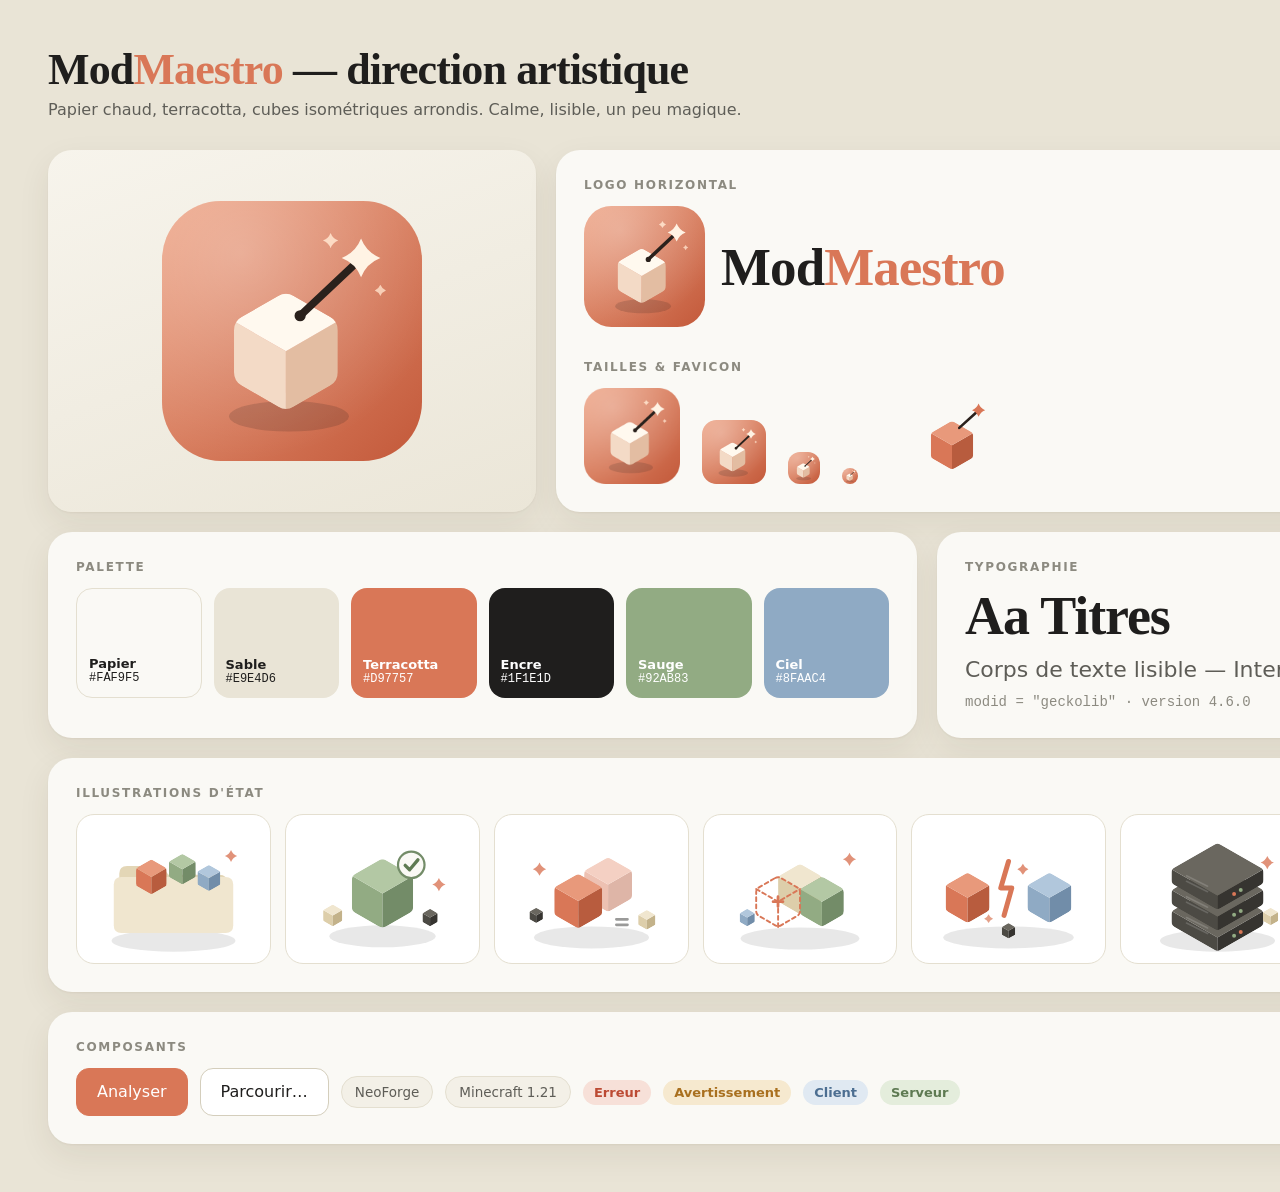
<file: tools/brand_board.html>
<!doctype html>
<html lang="fr"><meta charset="utf-8">
<style>
  :root{--ink:#1F1E1D;--paper:#FAF9F5;--sand:#E9E4D6;--coral:#D97757;--serif:"Iowan Old Style","Palatino Linotype",Palatino,Georgia,serif;--sans:Inter,"Segoe UI",system-ui,sans-serif;--mono:ui-monospace,Menlo,Consolas,monospace}
  *{box-sizing:border-box} body{margin:0;width:1600px;background:var(--sand);font:16px/1.5 var(--sans);color:var(--ink);padding:48px}
  h1{font:600 44px/1 var(--serif);margin:0;letter-spacing:-.02em} h1 span{color:var(--coral)}
  .cap{font:600 12px var(--sans);letter-spacing:.14em;text-transform:uppercase;color:#8C8A80;margin:0 0 14px}
  .head{display:flex;justify-content:space-between;align-items:end;margin-bottom:28px} .head p{margin:6px 0 0;color:#5E5D57}
  .grid{display:grid;grid-template-columns:repeat(12,1fr);gap:20px}
  .card{background:var(--paper);border-radius:24px;padding:28px;box-shadow:0 1px 2px rgba(60,45,20,.05),0 12px 32px rgba(60,45,20,.08)}
  .logo{grid-column:span 4;display:grid;place-items:center;background:linear-gradient(160deg,#F7F4EC,#EBE6D8)} .logo img{width:260px;height:260px}
  .lock{grid-column:span 8;display:grid;align-content:center;gap:26px} .lock .big{width:520px}
  .row{display:flex;gap:22px;align-items:flex-end}.row img{border-radius:12px;display:block}
  .palette{grid-column:span 7} .sw{display:grid;grid-template-columns:repeat(6,1fr);gap:12px}
  .sw div{border-radius:16px;height:110px;padding:12px;display:flex;flex-direction:column;justify-content:end;font:12px var(--mono)} .sw b{font:600 13px var(--sans)}
  .type{grid-column:span 5} .type .a{font:600 54px/1.05 var(--serif);letter-spacing:-.02em} .type .b{font:500 22px var(--sans);margin-top:12px;color:#5E5D57} .type .c{font:14px var(--mono);margin-top:12px;color:#8C8A80}
  .illus{grid-column:span 12} .il{display:grid;grid-template-columns:repeat(7,1fr);gap:14px}
  .il div{background:#fff;border-radius:18px;padding:8px;border:1px solid #E4DFD0} .il img{width:100%;display:block}
  .ui{grid-column:span 12;display:flex;gap:12px;flex-wrap:wrap;align-items:center}
  .btn{padding:11px 20px;border-radius:13px;font-weight:500;border:1px solid #D4CEBC;background:#fff} .btn.p{background:var(--coral);border-color:var(--coral);color:#fff}
  .chip{padding:5px 13px;border-radius:99px;background:#F3F0E7;border:1px solid #E4DFD0;font-size:13.5px;font-weight:500;color:#5E5D57}
  .pill{padding:3px 11px;border-radius:99px;font-size:13px;font-weight:600}
</style>
<body>
<div class="head"><div><h1>Mod<span>Maestro</span> — direction artistique</h1><p>Papier chaud, terracotta, cubes isométriques arrondis. Calme, lisible, un peu magique.</p></div><div class="cap" style="margin:0">v1.0</div></div>
<div class="grid">
  <div class="card logo"><img src="../assets/logo.svg"></div>
  <div class="card lock"><div><p class="cap">Logo horizontal</p><img class="big" src="../assets/logo-lockup.svg"></div>
    <div><p class="cap">Tailles &amp; favicon</p><div class="row"><img src="../assets/logo-128.png" style="width:96px;height:96px"><img src="../assets/logo-64.png" style="width:64px;height:64px"><img src="../assets/logo-32.png" style="width:32px;height:32px"><img src="../assets/logo-16.png" style="width:16px;height:16px"><img src="../assets/logo-mark.svg" style="width:84px;height:84px;margin-left:30px"></div></div></div>
  <div class="card palette"><p class="cap">Palette</p><div class="sw">
    <div style="background:#FAF9F5;border:1px solid #E4DFD0"><b>Papier</b>#FAF9F5</div>
    <div style="background:#E9E4D6"><b>Sable</b>#E9E4D6</div>
    <div style="background:#D97757;color:#fff"><b>Terracotta</b>#D97757</div>
    <div style="background:#1F1E1D;color:#fff"><b>Encre</b>#1F1E1D</div>
    <div style="background:#92AB83;color:#fff"><b>Sauge</b>#92AB83</div>
    <div style="background:#8FAAC4;color:#fff"><b>Ciel</b>#8FAAC4</div></div></div>
  <div class="card type"><p class="cap">Typographie</p><div class="a">Aa Titres</div><div class="b">Corps de texte lisible — Inter / Segoe UI</div><div class="c">modid = "geckolib" · version 4.6.0</div></div>
  <div class="card illus"><p class="cap">Illustrations d'état</p><div class="il">
    <div><img src="../assets/illustrations/welcome.svg"></div><div><img src="../assets/illustrations/ok.svg"></div><div><img src="../assets/illustrations/duplicates.svg"></div><div><img src="../assets/illustrations/missing.svg"></div><div><img src="../assets/illustrations/conflict.svg"></div><div><img src="../assets/illustrations/server.svg"></div><div><img src="../assets/illustrations/logs.svg"></div></div></div>
  <div class="card ui"><p class="cap" style="width:100%;margin:0 0 2px">Composants</p>
    <span class="btn p">Analyser</span><span class="btn">Parcourir…</span><span class="chip">NeoForge</span><span class="chip">Minecraft 1.21</span>
    <span class="pill" style="background:#F7E0D8;color:#BC4A33">Erreur</span><span class="pill" style="background:#F6E9CF;color:#A9701F">Avertissement</span><span class="pill" style="background:#E0E9F2;color:#4C6E91">Client</span><span class="pill" style="background:#E4EDDC;color:#5E7A52">Serveur</span></div>
</div>
</body></html>
</file>
